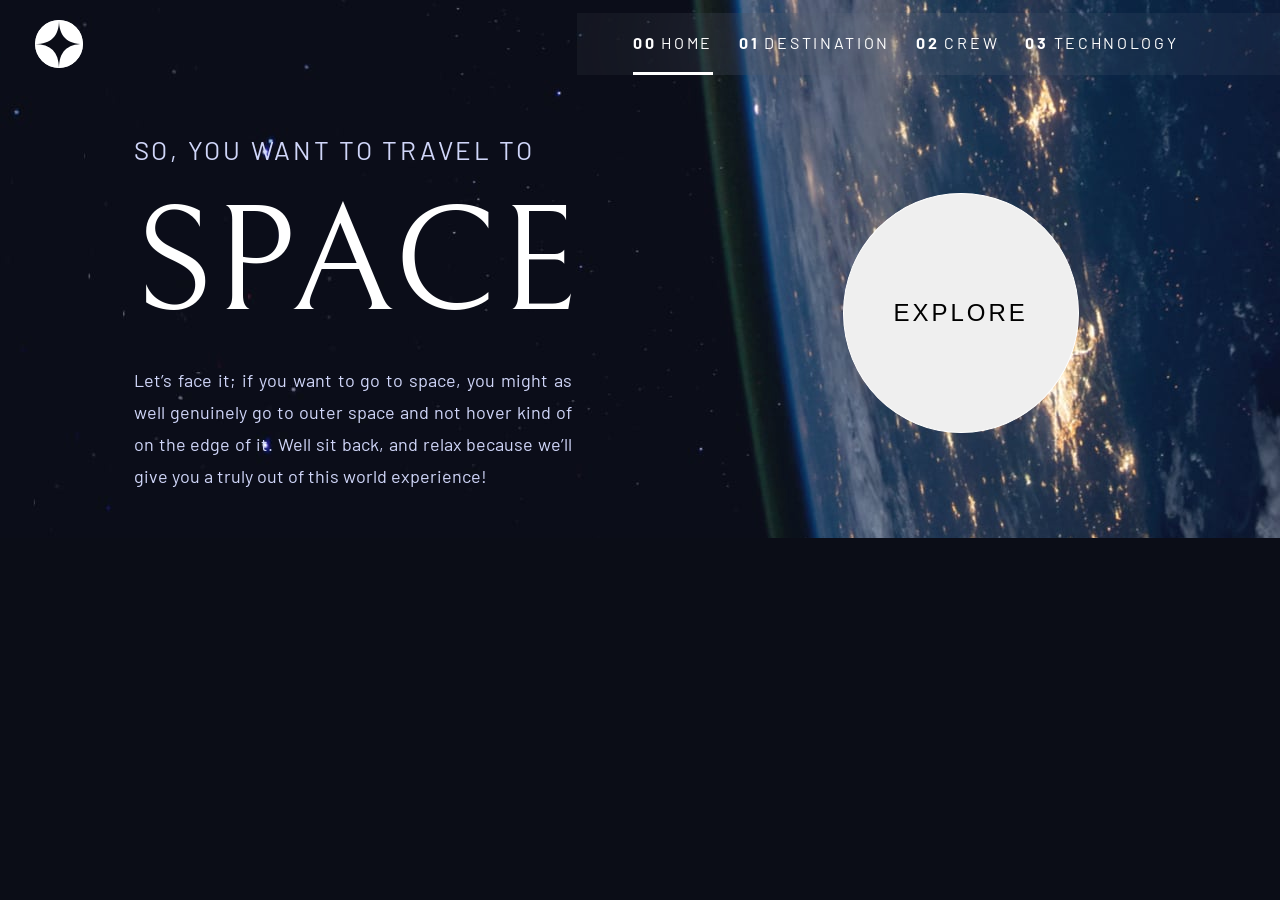
<file: index.html>
<!DOCTYPE html>
<html lang="en">

<head>
  <link rel="icon" type="image/png" sizes="32x32" href="assest/images/favicon-32x32.png">
  <title>Frontend Mentor | Space tourism website</title>
  <meta charset="UTF-8">
  <meta name="viewport" content="width=device-width, initial-scale=1.0">
  <link href="https://fonts.googleapis.com/css2?family=Barlow&family=Bellefair&display=swap" rel="stylesheet">
  <link rel="stylesheet" href="assest/style.css">
</head>

<body>
  <!--Background Image-->
  <div class="bg-home">
    <!--Header-->
    <header>
      <div class="container">
        <div class="header">
          <img class="img1" src="assest/images/shared/logo.svg" alt="logo img">
          <img class="img2" src="assest/images/Rectangle.png" alt="line img">
          <span tabindex="0" class="span1">
            <img src="assest/images/shared/icon-hamburger.svg" onclick=" myFirstfunction()" class="ham-img" id="ham-img"
              alt="hamburger img">
            <img src="assest/images/shared/icon-close.svg" onclick="mysecondfunction()" class="close-img" id="close-img"
              alt="close img">
          </span>
          <nav class="nav" id="h-menu">
            <ul class="subheading-3">
              <li class="active"><a href="index.html"><b>00</b>Home</a></li>
              <li><a href="destination.html"><b>01</b>Destination</a></li>
              <li><a href="crew.html"><b>02</b>Crew</a></li>
              <li><a href="technology.html"><b>03</b>Technology</a></li>
            </ul>
          </nav>
        </div>
      </div>
    </header>
    <!--Main-->
    <main class="main">
      <!--Home-->
      <div>
        <div class="container">
          <div class="home">
            <div class="home-content">
              <p class="p1">So, you want to travel to</p>
              <h1>Space</h1>
              <p class="p2">
                Let’s face it; if you want to go to space, you might as well genuinely go to
                outer space and not hover kind of on the edge of it. Well sit back, and relax
                because we’ll give you a truly out of this world experience!
              </p>
            </div>
            <div class="home-button">
              <button class="button">explore</button>
            </div>
          </div>
        </div>
      </div>
    </main>
  </div>
  <!--JS-->
  <script>
    function myFirstfunction() {
      document.getElementById("h-menu").classList.toggle("show");
      document.getElementById("close-img").classList.toggle("z-index");
      document.getElementById("ham-img").classList.toggle("hidden");
    }
    function mysecondfunction() {
      document.getElementById("ham-img").classList.remove("hidden")
      document.getElementById("h-menu").classList.remove("show");
      document.getElementById("close-img").classList.remove("z-index");
    }
  </script>
</body>

</html>
</file>
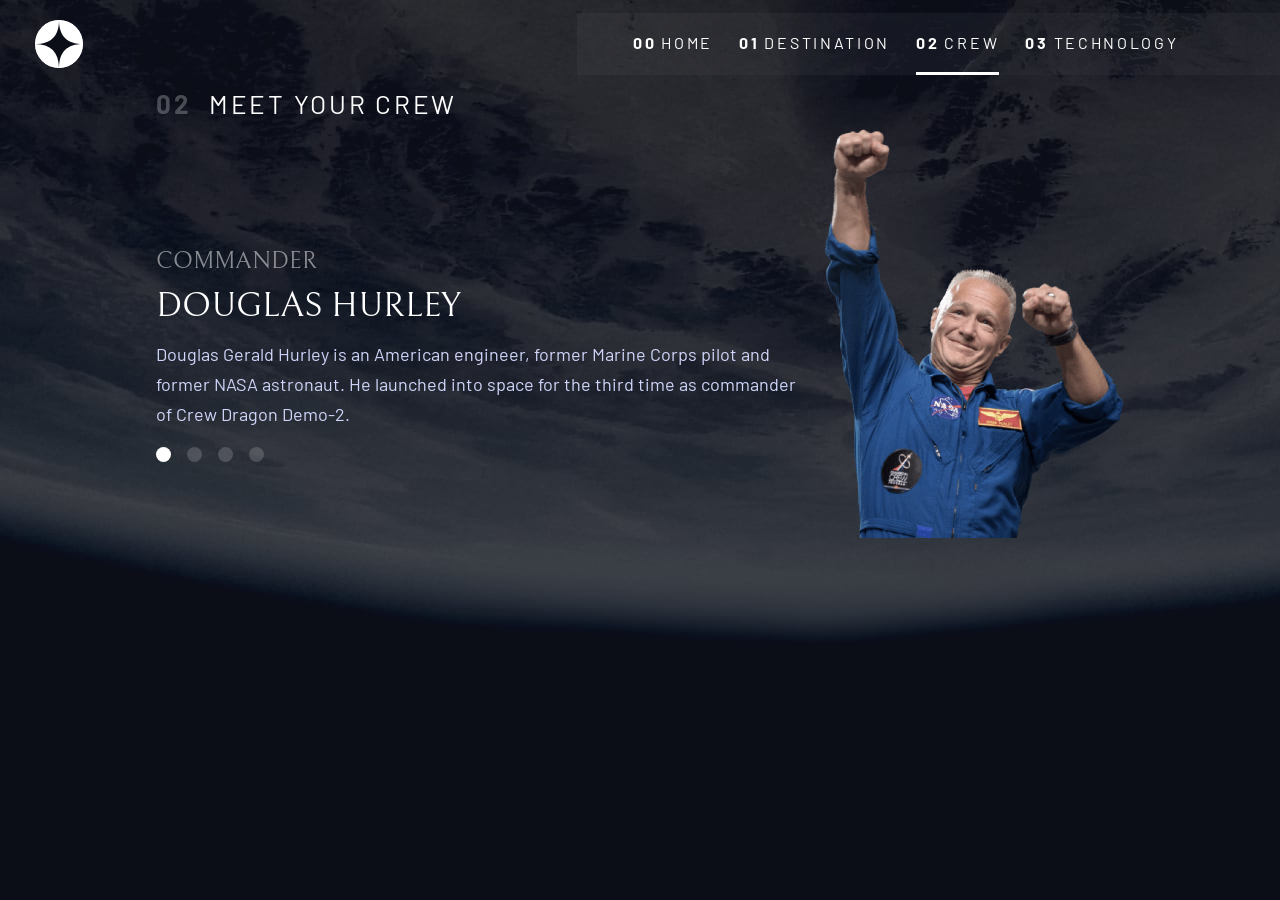
<file: crew.html>
<!DOCTYPE html>
<html lang="en">

<head>
  <link rel="icon" type="image/png" sizes="32x32" href="assest/images/favicon-32x32.png">
  <title>Frontend Mentor | Space tourism website</title>
  <meta charset="UTF-8">
  <meta name="viewport" content="width=device-width, initial-scale=1.0">
  <link href="https://fonts.googleapis.com/css2?family=Barlow&family=Bellefair&display=swap" rel="stylesheet">
  <link rel="stylesheet" href="assest/style.css">
  <!-- <link rel="stylesheet" href="assest/desktopmedia.css"> -->
  <!-- <link rel="stylesheet" href="assest/tabletmedia.css"> -->
  <!-- <link rel="stylesheet" href="assest/mobilemedia.css"> -->
</head>

<body>
  <!--Background Crew-->
  <div class="bg-crew">
    <!--Header-->
    <header>
      <div class="container">
        <div class="header">
          <img class="img1" src="assest/images/shared/logo.svg" alt="logo img">
          <img class="img2" src="assest/images/Rectangle.png" alt="line img">
          <span tabindex="0" class="span1">
            <img src="assest/images/shared/icon-hamburger.svg" onclick=" myFirstfunction()" class="ham-img" id="ham-img"
              alt="hamburger img">
            <img src="assest/images/shared/icon-close.svg" onclick="mysecondfunction()" class="close-img" id="close-img"
              alt="close img">
          </span>
          <nav class="nav" id="h-menu">
            <ul class="subheading-3">
              <li><a href="index.html"><b>00</b>Home</a></li>
              <li><a href="destination.html"><b>01</b>Destination</a></li>
              <li class="active"><a href="crew.html"><b>02</b>Crew</a></li>
              <li><a href="technology.html"><b>03</b>Technology</a></li>
            </ul>
          </nav>
        </div>
      </div>
    </header>
    <!--Main-->
    <main class="main-d">
      <!--Crew-->
      <div class="container">
        <p class="p1 w-color margin-left"><strong>02</strong> meet your crew</p>
        <div>
          <!--Crew Slide-->
          <div class="crew-content">
            <div class="slideshow-container">
              <div class="mySlides fade">
                <div class="slide-flex">
                  <div class="slidetext">
                    <h4>Commander</h4>
                    <h3>Douglas Hurley</h3>
                    <p>
                      Douglas Gerald Hurley is an American engineer, former Marine Corps pilot
                      and former NASA astronaut. He launched into space for the third time as
                      commander of Crew Dragon Demo-2.
                    </p>
                  </div>
                  <img src="assest/images/crew/image-douglas-hurley.png" alt="Commander Image"
                    class="width-img d-bottom">
                </div>
              </div>

              <div class="mySlides fade">
                <div class="slide-flex">
                  <div class="slidetext">
                    <h4>Mission Specialist</h4>
                    <h3>Mark Shuttleworth</h3>
                    <p>
                      Mark Richard Shuttleworth is the founder and CEO of Canonical, the company behind
                      the Linux-based Ubuntu operating system. Shuttleworth became the first South
                      African to travel to space as a space tourist.
                    </p>
                  </div>
                  <img src="assest/images/crew/image-mark-shuttleworth.png" alt="Specialist Image"
                    class="width-img m-bottom">
                </div>
              </div>

              <div class="mySlides fade">
                <div class="slide-flex">
                  <div class="slidetext">
                    <h4>Pilot</h4>
                    <h3>Victor Glover</h3>
                    <p>
                      Pilot on the first operational flight of the SpaceX Crew Dragon to the
                      International Space Station. Glover is a commander in the U.S. Navy where
                      he pilots an F/A-18.He was a crew member of Expedition 64, and served as a
                      station systems flight engineer.
                    </p>
                  </div>
                  <img src="assest/images/crew/image-victor-glover.png" alt="Pilot Image" class="width-img v-bottom">
                </div>
              </div>

              <div class="mySlides fade">
                <div class="slide-flex">
                  <div class="slidetext">
                    <h4>Flight Engineer</h4>
                    <h3>Anousheh Ansari</h3>
                    <p>
                      Anousheh Ansari is an Iranian American engineer and co-founder of Prodea Systems.
                      Ansari was the fourth self-funded space tourist, the first self-funded woman to
                      fly to the ISS, and the first Iranian in space.
                    </p>
                  </div>
                  <img src="assest/images/crew/image-anousheh-ansari.png" alt="Engineer Image"
                    class="width-img a-bottom">
                </div>
              </div>

              <br>

              <div class="dot-slide">
                <span class="dot active1" onclick="currentSlide(1)"></span>
                <span class="dot" onclick="currentSlide(2)"></span>
                <span class="dot" onclick="currentSlide(3)"></span>
                <span class="dot" onclick="currentSlide(4)"></span>
              </div>
            </div>
          </div>
        </div>
      </div>
    </main>
  </div>
  <!--JS-->
  <script>
    var slideIndex = 0;
    showSlides();
    function showSlides() {
      var i;
      var slides = document.getElementsByClassName("mySlides");
      var dots = document.getElementsByClassName("dot");
      for (i = 0; i < slides.length; i++) {
        slides[i].style.display = "none";
      }
      slideIndex++;
      if (slideIndex > slides.length) { slideIndex = 1 }
      for (i = 0; i < dots.length; i++) {
        dots[i].className = dots[i].className.replace(" active1", "");
      }
      slides[slideIndex - 1].style.display = "block";
      dots[slideIndex - 1].className += " active1";
      setTimeout(showSlides, 2000); // Change image every 2 seconds
    }
    function myFirstfunction() {
      document.getElementById("h-menu").classList.toggle("show");
      document.getElementById("close-img").classList.toggle("z-index");
      document.getElementById("ham-img").classList.toggle("hidden");
    }
    function mysecondfunction() {
      document.getElementById("ham-img").classList.remove("hidden");
      document.getElementById("h-menu").classList.remove("show");
      document.getElementById("close-img").classList.remove("z-index");
    }
  </script>
</body>

</html>
</file>
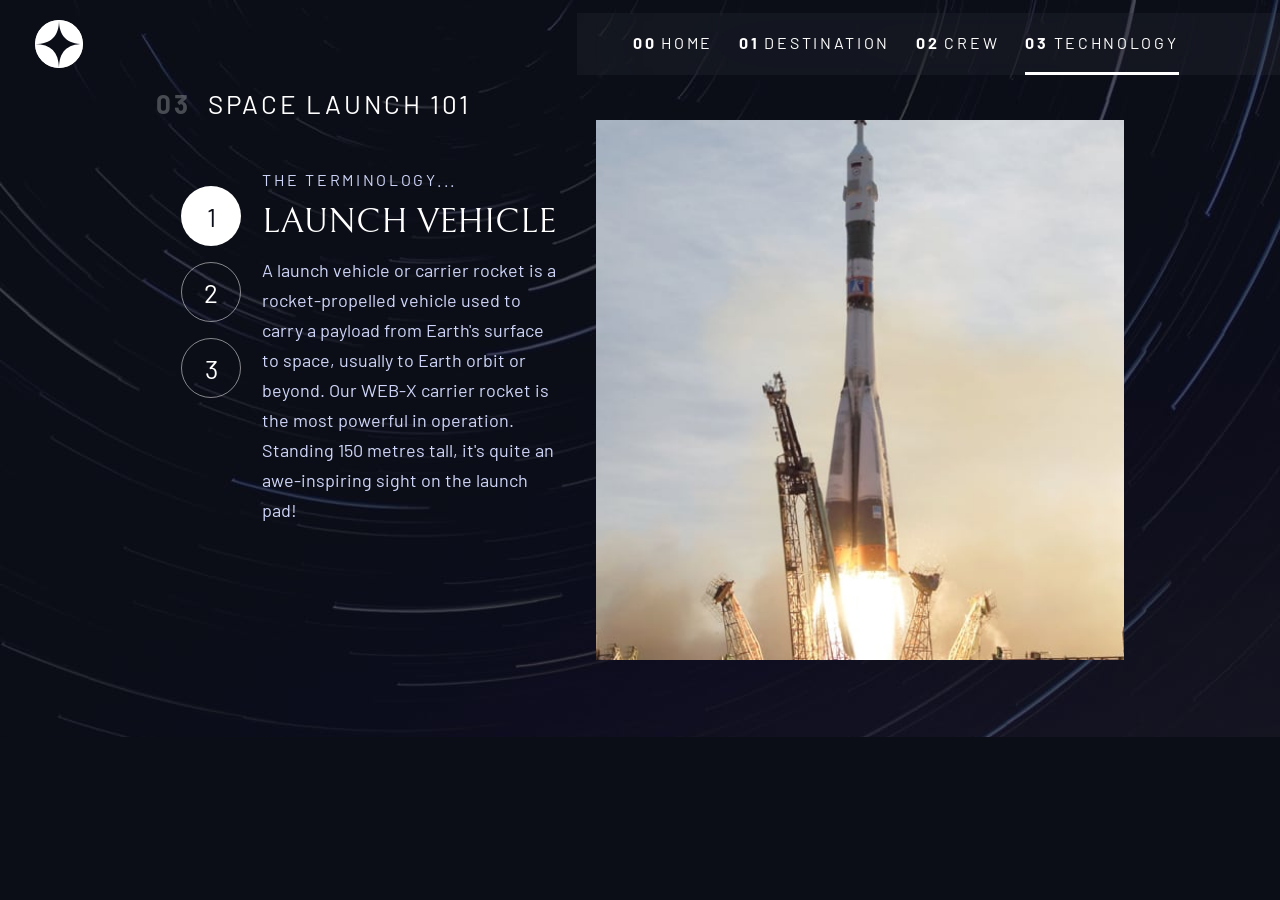
<file: technology.html>
<!DOCTYPE html>
<html lang="en">

<head>
    <link rel="icon" type="image/png" sizes="32x32" href="assest/images/favicon-32x32.png">
    <title>Frontend Mentor | Space tourism website</title>
    <meta charset="UTF-8">
    <meta name="viewport" content="width=device-width, initial-scale=1.0">
    <link href="https://fonts.googleapis.com/css2?family=Barlow&family=Bellefair&display=swap" rel="stylesheet">
    <link rel="stylesheet" href="assest/style.css">
    <!-- <link rel="stylesheet" href="assest/desktopmedia.css"> -->
    <!-- <link rel="stylesheet" href="assest/tabletmedia.css"> -->
    <!-- <link rel="stylesheet" href="assest/mobilemedia.css"> -->
</head>

<body>
    <!--Background Technology-->
    <div class="bg-technology">
        <!--Header-->
        <header>
            <div class="container">
                <div class="header">
                    <img class="img1" src="assest/images/shared/logo.svg" alt="logo img">
                    <img class="img2" src="assest/images/Rectangle.png" alt="line img">
                    <span tabindex="0" class="span1">
                        <img src="assest/images/shared/icon-hamburger.svg" onclick=" myFirstfunction()" class="ham-img"
                            id="ham-img" alt="hamburger img">
                        <img src="assest/images/shared/icon-close.svg" onclick="mysecondfunction()" class="close-img"
                            id="close-img" alt="close img">
                    </span>
                    <nav class="nav" id="h-menu">
                        <ul class="subheading-3">
                            <li><a href="index.html"><b>00</b>Home</a></li>
                            <li><a href="destination.html"><b>01</b>Destination</a></li>
                            <li><a href="crew.html"><b>02</b>Crew</a></li>
                            <li class="active"><a href="technology.html"><b>03</b>Technology</a></li>
                        </ul>
                    </nav>
                </div>
            </div>
        </header>
        <!--Main-->
        <main class="main-d">
            <!--Technology-->
            <div class="container">
                <p class="p1 w-color margin-left"><strong>03</strong> space launch 101</p>
                <div>
                    <!--Technology Tabs-->
                    <div class="technology-content">
                        <div class="technology-tab">
                            <button class="tablinks button3 active" onclick="openCity(event, 'tab-1')">1</button>
                            <button class="tablinks button3" onclick="openCity(event, 'tab-2')">2</button>
                            <button class="tablinks button3" onclick="openCity(event, 'tab-3')">3</button>
                        </div>
                        <div class="technology-tabs-content">
                            <!--Launch Content-->
                            <div id="tab-1" class="tabcontent show">
                                <div class="profile">
                                    <div class="img-p">
                                        <img src="assest/images/technology/image-launch-vehicle-portrait.jpg"
                                            alt="Rocket Launch Image">
                                    </div>
                                    <div class="profile-content">
                                        <p class="p4">The terminology...</p>
                                        <h3>Launch vehicle</h3>
                                        <p class="profile-p">
                                            A launch vehicle or carrier rocket is a rocket-propelled vehicle used to
                                            carry a
                                            payload from Earth's surface to space, usually to Earth orbit or beyond. Our
                                            WEB-X carrier rocket is the most powerful in operation. Standing 150 metres
                                            tall, it's
                                            quite an awe-inspiring sight on the launch pad!
                                        </p>
                                    </div>
                                </div>
                            </div>
                            <!--SpacePort Content-->
                            <div id="tab-2" class="tabcontent">
                                <div class="profile">
                                    <div class="img-p img-s">
                                        <img src="assest/images/technology/image-spaceport-portrait.jpg"
                                            alt="Space Port Image">
                                    </div>
                                    <div class="profile-content">
                                        <p class="p4">The terminology...</p>
                                        <h3>Spaceport</h3>
                                        <p class="profile-p">
                                            A spaceport or cosmodrome is a site for launching (or receiving) spacecraft,
                                            by analogy to the seaport for ships or airport for aircraft. Based in the
                                            famous Cape Canaveral, our spaceport is ideally situated to take advantage
                                            of the Earth’s rotation for launch.
                                        </p>
                                    </div>
                                </div>
                            </div>
                            <!--Europa Content-->
                            <div id="tab-3" class="tabcontent">
                                <div class="profile">
                                    <div class="img-p img-c">
                                        <img src="assest/images/technology/image-space-capsule-portrait.jpg"
                                            alt="Space Capula Image">
                                    </div>
                                    <div class="profile-content">
                                        <p class="p4">The terminology...</p>
                                        <h3>Space capsule</h3>
                                        <p class="profile-p">
                                            A space capsule is an often-crewed spacecraft that uses a blunt-body reentry
                                            capsule to reenter the Earth's atmosphere without wings. Our capsule is
                                            where
                                            you'll spend your time during the flight. It includes a space gym, cinema,
                                            and plenty of other activities to keep you entertained.
                                        </p>
                                    </div>
                                </div>
                            </div>
                        </div>
                    </div>
                </div>
            </div>
        </main>
    </div>
    <script>
        function openCity(evt, TechnologyName) {
            var i, tabcontent, tablinks;
            tabcontent = document.getElementsByClassName("tabcontent");
            for (i = 0; i < tabcontent.length; i++) {
                tabcontent[i].style.display = "none";
            }
            tablinks = document.getElementsByClassName("tablinks");
            for (i = 0; i < tablinks.length; i++) {
                tablinks[i].className = tablinks[i].className.replace(" active", "");
            }
            document.getElementById(TechnologyName).style.display = "block";
            evt.currentTarget.className += " active";
        }
        function myFirstfunction() {
            document.getElementById("h-menu").classList.toggle("show");
            document.getElementById("close-img").classList.toggle("z-index");
            document.getElementById("ham-img").classList.toggle("hidden");
        }
        function mysecondfunction() {
            document.getElementById("ham-img").classList.remove("hidden")
            document.getElementById("h-menu").classList.remove("show");
            document.getElementById("close-img").classList.remove("z-index");
        }
    </script>
</body>

</html>
</file>
<file: assest/style.css>
* {
    box-sizing: border-box;
    margin: 0;
    padding: 0;
}

:root {
    --black: rgba(11, 13, 23, 1);
    --tulip: rgba(208, 214, 249, 1);
    --white: rgba(255, 255, 255, 1);
    --background-home-button: rgba(255, 255, 255, 0.1);
    --background: rgba(255, 255, 255, 0.5);
    --border-opa: rgba(255, 255, 255, 0.25);
    --slide-opa: rgba(255, 255, 255, 0.17);
    --img-border: rgba(56, 59, 75, 1);
}

.container {
    max-width: 1366px;
    width: 100%;
    margin: 0 auto;
    padding: 0 15px;
}

body {
    background-color: var(--black);
    font-family: 'Bellefair', serif;
    font-weight: 400;
    color: var(--white);
    height: 100vh;
}

h5 {
    font-family: 'Barlow', sans-serif;
    font-weight: 400;
    font-size: 28px;
    line-height: 34px;
    letter-spacing: 4.725px;
    color: var(--tulip);
    text-transform: uppercase;
    font-weight: 400;
}

h1 {
    font-size: 150px;
    line-height: 150px;
    text-transform: uppercase;
    margin: 24px 0;
    font-weight: 400;
}

h2 {
    font-size: 90px;
    font-weight: 400;
    line-height: 90px;
    text-transform: uppercase;
    margin: 10px 0;
}

h3 {
    font-size: 45px;
    font-weight: 400;
    line-height: 46px;
    text-transform: uppercase;
    color: var(--white);
    margin: 10px 0 10px 0;
}

h4 {
    font-size: 24px;
    line-height: 23px;
    font-weight: 400;
    color: var(--background);
    text-transform: uppercase;
}

.subheading-1 {
    font-family: 'Bellefair', serif;
    font-size: 28px;
    line-height: 32px;
    color: var(--white);
    text-transform: uppercase;
    margin-top: 10px;
}

.subheading-2 {
    font-family: 'Barlow', sans-serif;
    font-size: 14px;
    letter-spacing: 2.35px;
    line-height: 17px;
    color: var(--tulip);
    text-transform: uppercase;
}

.subheading-3 {
    font-size: 16px;
    letter-spacing: 2.7px;
    line-height: 19px;
}

p {
    font-family: 'Barlow', sans-serif;
    font-size: 18px;
    line-height: 26px;
    color: var(--tulip);
}

/*Header*/
.header {
    display: flex;
    justify-content: space-between;
    align-items: center;
    padding-top: 20px;
}

.img1 {
    background-color: var(--white);
    border-radius: 100%;
    margin-left: 20px;
}

.img2 {
    background: var(--white);
    mix-blend-mode: normal;
    opacity: 0.25;
    position: absolute;
    left: 200px;
    height: 1px;
    width: 39%;
    z-index: 1;
}

.span1 {
    position: relative;
    display: none;
}

.close-img {
    position: absolute;
    left: -25px;
    top: -16px;
    z-index: -1;
}

.hidden {
    display: none;
}

/*Header Navigation*/
.nav {
    font-family: 'Barlow', sans-serif;
    position: absolute;
    right: 0;
    width: 703px;
    background: rgba(255, 255, 255, 0.04);
    backdrop-filter: blur(81.5485px);
}

.nav ul {
    width: 85%;
    margin-left: 30px;
    display: flex;
    justify-content: space-evenly;
    list-style: none;
}

.nav ul li {
    text-transform: uppercase;
    padding: 20px 0;
    display: flex;
    cursor: pointer;
}

.nav ul li a {
    color: var(--white);
    text-decoration: none;
    font-size: 16px;
    line-height: 19px;
    letter-spacing: 2.7px;
    font-weight: 400;
}

.nav ul li b {
    margin-right: 5px;
}

.active {
    border-bottom: 3px solid var(--white);
}

.nav li:hover {
    border-bottom: 3px solid var(--background);
}

/*Home Page*/
/*Background Home*/
.bg-home {
    background-image: url("images/home/background-home-desktop.jpg");
    background-repeat: no-repeat;
    background-position: center;
    background-attachment: fixed;
    /* height: calc(100vh); */
}

/*Main*/
.main {
    margin-top: 120px;
    padding-bottom: 79px;
}

.home {
    width: 81%;
    margin: 0 auto;
    display: flex;
    align-items: center;
    justify-content: space-between;
}

.home-content {
    width: 61%;
}

.p1 {
    font-family: 'Barlow', sans-serif;
    font-weight: 400;
    font-style: normal;
    font-size: 26px;
    line-height: 32px;
    letter-spacing: 2.725px;
    text-transform: uppercase;
}

.p2 {
    font-family: 'Barlow', sans-serif;
    font-size: 18px;
    line-height: 32px;
    text-align: justify;
    width: 71%;
}

.home-button {
    width: 330px;
}

.button {
    padding: 105px 50px;
    border: 1px solid var(--white);
    border-radius: 100%;
    font-size: 24px;
    text-transform: uppercase;
    letter-spacing: 3px;
}

.button:hover {
    box-shadow: 0px 0px 0px 80px rgba(255, 255, 255, 0.1);
}

/*Destination Page*/
/*Background Destination*/
.bg-destination {
    background-image: url("images/destination/background-destination-desktop.jpg");
    background-repeat: no-repeat;
    background-position: center;
    background-attachment: fixed;
    /* height: calc(100vh); */
}

/*Main*/
.main-d {
    width: 78%;
    margin: 50px auto 0 auto;
}

.w-color {
    color: var(--white);
}

.p1 strong {
    opacity: 0.25;
    margin-right: 10px;
    font-weight: 700;
}

.destination-content {
    width: 100%;
    display: flex;
    flex-direction: column;
    padding-bottom: 86px;
}

/* Style the tab */
.destination-tab {
    display: flex;
    margin: 28px 75px 0 0;
    justify-content: flex-end;
}

/* Style the buttons inside the tab */
.button1 {
    font-family: 'Barlow', sans-serif;
    padding: 20px 0;
    border: none;
    border-radius: unset;
    background: transparent;
    font-size: 16px;
    text-transform: uppercase;
    letter-spacing: 2.7px;
    color: var(--tulip);
    margin: 0 21px 0 0;
    font-weight: 400;
    cursor: pointer;
}

/* Change background color of buttons on hover */
.button1:hover {
    border-bottom: 1px solid var(--background);
}

/* Create an active/current tablink class */
.button1.active {
    border-bottom: 3px solid var(--white);
    color: var(--white);
}

/* Style the tab content */
.tabcontent {
    display: none;
}

.planets {
    display: flex;
    justify-content: flex-end;
    position: relative;
}

.planets-content {
    width: 38%;
}

.bg-moon,
.bg-mars,
.bg-europa,
.bg-titan {
    background-image: url("images/destination/image-moon.webp");
    background-repeat: no-repeat;
    padding: 223px 223px;
    position: absolute;
    top: -85px;
    left: 0;
}

.bg-mars {
    background-image: url("images/destination/image-mars.webp");
}

.bg-europa {
    background-image: url("images/destination/image-europa.webp");
}

.bg-titan {
    background-image: url("images/destination/image-titan.webp");
}

.destination-p {
    font-family: 'Bellefair', serif;
    margin-bottom: 15px;
}

.astronomical-unit {
    display: flex;
    padding-top: 10px;
    border-top: 1px solid var(--background);
}

.days-calculate {
    margin-left: 43px;
}

.show {
    display: block;
}

.boder {
    border-bottom: 1px solid var(--white);
}

/*Crew Page*/
/*Background Crew*/
.bg-crew {
    background-image: url("images/crew/background-crew-desktop.jpg");
    background-repeat: no-repeat;
    background-position: center;
    background-attachment: fixed;
    height: calc(100vh);
    overflow: hidden;
}

.crew-content {
    width: 100%;
    display: flex;
    flex-direction: column;
}

/* Slideshow container */
.slideshow-container {
    position: relative;
}

.slide-flex {
    display: flex;
    align-items: center;
    position: relative;
}

.width-img {
    width: 35%;
    position: absolute;
    right: 30px;
}

.d-bottom {
    bottom: -137px;
}

.m-bottom {
    width: 30%;
    bottom: -136px;
    transform: scaleX(-1);
}

.v-bottom {
    bottom: -107px;
    width: 36%;
}

.a-bottom {
    width: 40%;
    bottom: -137px;
}

/* Number text (1/3 etc) */
.slidetext {
    width: 70%;
    margin-top: 130px;
}

.slidetext p {
    width: 66%;
    line-height: 30px;
}

/* The dots/bullets/indicators */
.dot {
    cursor: pointer;
    height: 15px;
    width: 15px;
    margin: 0 12px 0 0;
    background-color: var(--slide-opa);
    border-radius: 50%;
    display: inline-block;
    transition: background-color 0.6s ease;
}

.dot:hover {
    background-color: var(--background);
    box-shadow: 0px 1px 2px #000000;
}

.dot:active {
    background-color: var(--white);
    box-shadow: none;
}

.active1 {
    background-color: var(--white);
    box-shadow: none;
}

/* Fading animation */
.fade {
    -webkit-animation-name: fade;
    -webkit-animation-duration: 1.5s;
    animation-name: fade;
    animation-duration: 1.5s;
}

/*Technology Page*/
/*Backgound Technology*/
.bg-technology {
    background-image: url("images/technology/background-technology-desktop.jpg");
    background-repeat: no-repeat;
    background-position: center;
    background-attachment: fixed;
    /* height: calc(100vh); */
}

.technology-content {
    display: flex;
    align-items: flex-start;
    padding-bottom: 130px;
}

.technology-tab {
    display: flex;
    flex-direction: column;
    width: 7%;
    align-items: center;
    margin-top: 80px;
}

.button3 {
    font-family: 'Barlow', sans-serif;
    height: 60px;
    width: 60px;
    border: 1px solid var(--background);
    border-radius: 100%;
    background: transparent;
    font-size: 26px;
    color: var(--white);
    margin: 16px 10px 0 0;
    cursor: pointer
}

.button3:hover {
    border-color: var(--slide-opa);
}

.button3.active {
    background-color: var(--white);
    color: var(--black);
}

.technology-tabs-content {
    width: 89%;
    margin-left: 5px;
}

.profile {
    display: flex;
    flex-direction: row-reverse;
    justify-content: flex-end;
}

.img-p {
    position: absolute;
    bottom: 68px;
    right: 0;
}

.img-p img {
    width: 75%;
}

.profile-content {
    margin-top: 80px;
}

.profile-p {
    width: 43%;
    font-size: 18px;
    line-height: 30px;
}

.p4 {
    font-family: 'Barlow', sans-serif;
    font-size: 16px;
    font-weight: 400;
    letter-spacing: 2.7px;
    line-height: 19px;
    color: var(--tulip);
    text-transform: uppercase;
}

/*Media*/
@media only screen and (max-width: 1300px) and (min-width: 992px) {
    h3 {
        font-size: 35px;
    }

    /*Header*/
    .img2 {
        display: none;
        width: 38%;
        left: 139px;
    }

    /*Home Page*/
    .main {
        margin-top: 66px;
        padding-bottom: 46px;
    }

    .home-button {
        width: 30%;
    }

    .button:hover {
        box-shadow: 0px 0px 0px 70px rgb(255 255 255 / 10%);
    }

    /*Destination Page*/
    .bg-destination {
        padding-bottom: 29px;
    }

    .main-d {
        margin-top: 20px;
    }

    .destination-content {
        padding-bottom: 0;
    }

    .bg-moon,
    .bg-mars,
    .bg-europa,
    .bg-titan {
        width: 40%;
        padding: 170px 170px;
        top: -33px;
        left: 0;
        background-position: center;
        background-size: contain;
    }

    .planets-content {
        width: 40%;
    }

    /*Crew Page*/
    .bg-crew {
        background-position: center;
    }

    .width-img {
        bottom: -109px;
        width: 31%;
        right: 0;
    }

    .m-bottom {
        width: 25%;
        bottom: -79px;
    }

    .v-bottom {
        bottom: -79px;
        width: 30%;
    }

    .a-bottom {
        width: 34%;
        bottom: -80px;
    }

    .slidetext p {
        width: 97%;
    }

    /*Technology Page*/
    .technology-content {
        justify-content: flex-end;
        padding-bottom: 73px
    }

    .technology-tab {
        margin-top: 50px;
    }

    .technology-tabs-content {
        margin-left: 12px;
    }

    .profile-content {
        margin-top: 50px;
    }

    .profile-p {
        width: 90%;
    }

    .img-p {
        position: unset;
    }

    .img-p img {
        width: unset;
        height: 60vh;
    }
}

@media only screen and (max-width:991px) and (min-width: 501px) {
    h1 {
        font-size: 130px;
        line-height: 130px;
        margin: 20px;
    }

    h2 {
        font-size: 80px;
        line-height: 92px;
    }

    h3 {
        font-size: 40px;
        line-height: 46px;
        margin: 16px 0;
    }

    h4 {
        font-size: 24px;
        line-height: 28px;
    }

    /*Header*/
    .header {
        padding-top: 0;
    }

    .img1 {
        margin: 0 0 0 30px;
    }

    .img2 {
        display: none;
    }

    .nav {
        position: unset;
        width: 80%;
    }

    .nav ul {
        width: 90%;
        justify-content: space-between;
    }

    .nav ul li {
        padding: 25px 0;
    }

    .nav ul li a {
        font-size: 14px;
        line-height: 17px;
    }

    .nav ul li a b {
        display: none;
    }

    .container {
        padding: 0;
    }

    /*Home Page*/
    .bg-home,
    .bg-destination,
    .bg-crew,
    .bg-technology {
        background-image: url("images/home/background-home-tablet.jpg");
        background-position: bottom;
        background-attachment: unset;
        background-size: cover;
    }

    .main {
        margin-top: 110px;
        padding-bottom: 78px;
    }

    .home {
        width: 100%;
        flex-direction: column;
        align-items: center;
    }

    .home-content {
        width: 100%;
        text-align: center;
    }

    .p1 {
        font-size: 20px;
        line-height: 24px;
        letter-spacing: 3.375px;
    }

    .p2 {
        font-size: 16px;
        line-height: 28px;
        text-align: center;
        width: 45%;
        margin: 0 auto;
    }

    .home-button {
        width: 100%;
        margin: 156px auto 0 auto;
        text-align: center;
    }

    .button {
        padding: 98px 45px;
        font-size: 22px;
    }

    .button:hover {
        box-shadow: 0px 0px 0px 58px rgb(255 255 255 / 10%);
    }

    /*Destination Page*/
    .bg-destination {
        background-image: url("images/destination/background-destination-tablet.jpg");
    }

    /*Main-D*/
    .main-d {
        width: 93%;
        margin-top: 64px;
        padding-bottom: 62px;
    }

    .destination-content {
        align-items: center;
        position: relative;
    }

    .destination-tab {
        margin: 470px auto 0 auto;
        width: 61%;
        justify-content: space-between;
    }

    .bg-moon,
    .bg-mars,
    .bg-europa,
    .bg-titan {
        padding: 223px;
        background-position: center;
        position: absolute;
        top: 10px;
        left: 0;
        right: 0;
    }

    .planets {
        position: unset;
    }

    .planets-content {
        width: 64%;
        margin: 47px auto 0 auto;
        text-align: center;
    }

    .destination-p {
        width: 100%;
        margin-bottom: 49px;
    }

    .astronomical-unit {
        justify-content: space-around;
        padding-top: 28px;
    }

    .subheading-1 {
        margin-top: 12px;
    }

    /*Crew Page*/
    .bg-crew {
        background-image: url("images/crew/background-crew-tablet.jpg");
        background-position: unset;
        height: 1000px;
        padding-bottom: 100px;
    }

    .slide-flex {
        width: 100%;
        flex-direction: column;
    }

    .slidetext {
        width: 100%;
        text-align: center;
        margin-top: 60px;
    }

    .slidetext p {
        width: 92%;
        margin: 0 auto;
    }

    .width-img {
        width: 44%;
        margin-top: 160px;
        position: unset;
    }

    .m-bottom {
        width: 40%;
        transform: unset;
    }

    .v-bottom {
        width: 50%;
    }

    .a-bottom {
        width: 55%;
    }

    .dot-slide {
        margin: 0;
        position: absolute;
        top: 330px;
        left: 0;
        right: 0;
        display: flex;
        justify-content: center;
    }

    /*Technology Page*/
    .bg-technology {
        background-image: url("images/technology/background-technology-tablet.jpg");
    }

    .technology-content {
        flex-direction: column;
        padding-bottom: 35px;
        position: relative;
    }

    .technology-tab {
        flex-direction: row;
        width: 50%;
        margin: 500px auto 44px auto;
        justify-content: space-between;
    }

    .button3 {
        height: 60px;
        width: 60px;
        font-size: 24px;
        margin: 0;
    }

    .technology-tabs-content {
        width: 100%;
        margin: 0;
    }

    .profile {
        flex-direction: column;
    }

    .img-p {
        background-image: url("images/technology/image-launch-vehicle-landscape.jpg");
        background-repeat: no-repeat;
        background-size: contain;
        background-position: top;
        position: absolute;
        top: 50px;
        right: 0;
        left: 0;
        height: 74vh;
    }

    .img-c {
        background-image: url("images/technology/image-space-capsule-landscape.jpg");
    }

    .img-s {
        background-image: url("images/technology/image-spaceport-landscape.jpg");
    }

    .img-p img {
        display: none;
    }

    .profile-content {
        width: 100%;
        margin: 0 auto;
        text-align: center;
    }

    .profile-p {
        width: 59%;
        margin: 0 auto;
        font-size: 16px;
        line-height: 28px;
    }
}

@media only screen and (max-width:500px) and (min-width: 320px) {
    body {
        position: relative;
    }

    h1 {
        font-size: 80px;
        line-height: 100px;
        margin: 16px 0;
    }

    h2 {
        font-size: 56px;
        line-height: 64.18px;
        margin: 31px 0 1px 0;
    }

    h3 {
        font-size: 24px;
        line-height: 28px;
        margin: 9px 0 16px 0;
    }

    h4 {
        font-size: 16px;
        line-height: 18px;
    }

    p {
        font-size: 15px;
        line-height: 25px;
    }

    .container {
        padding: 0;
    }

    /*Header*/
    .header {
        padding-top: 0;
    }

    .img1 {
        width: 40px;
        height: 40px;
        margin: 24px 0 0 24px;
    }

    .img2 {
        display: none;
    }

    .span1 {
        display: block;
        margin: 20px 16px 0 0;
    }

    .nav {
        flex-direction: column;
        width: 65%;
        position: absolute;
        top: 0;
        bottom: 0;
        z-index: -1;
    }

    .show {
        z-index: 1;
    }

    .show {
        display: block;
    }

    .z-index {
        z-index: 9999;
    }

    .nav ul {
        width: 84%;
        margin: 140px auto 0 auto;
        flex-direction: column;
    }

    .active {
        border-right: 3px solid var(--white);
        border-bottom: none;
    }

    .nav ul li:hover {
        border-right: 3px solid var(--background);
        border-bottom: none;
    }

    .nav ul li {
        padding: 0;
    }

    .nav ul li a {
        font-size: 16px;
        letter-spacing: 2.7px;
        line-height: 19px;
        margin: 0 0 20px 0;
    }

    .nav ul li a b {
        display: unset;
        margin-right: 12px;
    }

    /*Home Page*/
    /*Home background*/
    .bg-home {
        background-image: url("images/home/background-home-mobile.jpg");
        background-size: cover;
        background-position: bottom;
        background-attachment: unset;
        position: relative;
    }

    .main {
        margin-top: 48px;
    }

    .home {
        flex-direction: column;
        text-align: center;
    }

    .home-content {
        width: 100%;
        text-align: center;
    }

    .p1 {
        font-size: 18px;
        line-height: 20px;
        letter-spacing: 2.7px;
    }

    .p2 {
        font-size: 15px;
        line-height: 25px;
        width: unset;
        text-align: center;
    }

    .home-button {
        width: unset;
        margin: 60px 0 0 0;
    }

    .button {
        padding: 65px 25px;
        font-size: 20px;
        line-height: 23px;
        letter-spacing: 1.25px;
    }

    .button:hover {
        box-shadow: 0px 0px 0px 38px rgb(255 255 255 / 10%);
    }

    /*Destination Page*/
    .bg-destination {
        background-image: url("images/destination/background-destination-mobile.jpg");
        background-size: cover;
        background-position: bottom;
        background-attachment: unset;
        position: relative;
    }

    .destination-content {
        position: relative;
    }

    .destination-tab {
        width: 100%;
        margin: 240px auto 0 auto;
        justify-content: space-evenly;
    }

    .main-d {
        width: 100%;
        margin-top: 24px;
        text-align: center;
    }

    .p1 {
        font-size: 16px;
        line-height: 19px;
        letter-spacing: 2px;
    }

    .p1 strong {
        margin-right: 18px;
    }

    .bg-moon,
    .bg-mars,
    .bg-europa,
    .bg-titan {
        padding: 110px;
        position: absolute;
        top: 10px;
        right: 0;
        left: 0;
        background-position: center;
        background-size: contain;
    }

    .planets {
        position: unset;
    }

    .planets-content {
        width: 65%;
        margin: 0 auto;
        margin-top: 0;
    }

    button.tablinks.button1.active {
        border-right: none;
    }

    .button1 {
        line-height: 16.8px;
        font-size: 14px;
        letter-spacing: 2.36px;
        margin: 0;
    }

    .destination-p {
        width: 93%;
        margin: 0 auto 32px auto;
    }

    .astronomical-unit {
        flex-direction: column;
        padding: 32px 0 0 0;
    }

    .days-calculate {
        margin: 32px 0 0 0;
    }

    .subheading-1 {
        margin-top: 12px;
    }

    /*Crew Page*/
    .bg-crew {
        background-image: url("images/crew/background-crew-mobile.jpg");
        background-size: cover;
        background-position: bottom;
        background-attachment: unset;
        height: unset;
        position: relative;
    }

    .crew-content {
        padding-bottom: 52px;
    }

    .slide-flex {
        width: 100%;
        flex-direction: column-reverse;
        position: unset;
    }

    .width-img,
    .a-bottom,
    .v-bottom,
    .m-bottom {
        width: 230px;
        height: 250px;
        position: unset;
        margin-top: 40px;
    }

    .slidetext {
        width: 100%;
        margin: 90px auto 0 auto;
        position: relative;
    }

    .slidetext p {
        margin: 0 auto;
    }

    .dot-slide {
        position: absolute;
        top: 320px;
        right: 0;
        left: 0;
    }

    .dot {
        width: 10px;
        height: 10px;
    }

    /*Technology Page*/
    .bg-technology {
        background-image: url("images/technology/background-technology-mobile.jpg");
        background-size: cover;
        background-position: bottom;
        background-attachment: unset;
        position: relative;
    }

    .img-p {
        background-image: url("images/technology/image-launch-vehicle-landscape.jpg");
        background-repeat: no-repeat;
        background-size: cover;
        background-position: top;
        position: absolute;
        top: 25px;
        right: 0;
        left: 0;
        height: calc(25vh);
    }

    .img-s {
        background-image: url("images/technology/image-spaceport-landscape.jpg");
        background-repeat: no-repeat;
        background-size: cover;
        background-position: top;
        position: absolute;
        top: 25px;
        right: 0;
        left: 0;
        height: calc(25vh);
    }

    .img-c {
        background-image: url("images/technology/image-space-capsule-landscape.jpg");
        background-repeat: no-repeat;
        background-size: cover;
        background-position: top;
        position: absolute;
        top: 25px;
        right: 0;
        left: 0;
        height: calc(25vh);
    }

    .img-p img {
        display: none;
    }

    .technology-content {
        flex-direction: column;
        position: relative;
    }

    .technology-tab {
        width: 65%;
        margin: 190px auto 26px auto;
        flex-direction: row;
        justify-content: space-evenly;
    }

    .technology-tabs-content {
        width: 100%;
        margin: 0 auto;
    }

    .button3 {
        height: 40px;
        width: 40px;
        font-size: 16px;
        margin: 0;
        line-height: 18.34px;
        letter-spacing: 1px;
    }

    .p4 {
        font-size: 14px;
        letter-spacing: 2.36px;
        line-height: 16px;
    }

    .profile-content {
        margin-top: 22px;
    }

    .profile-p {
        width: 88%;
        margin: 0 auto;
        font-size: 15px;
        line-height: 25px;
    }
}
</file>
